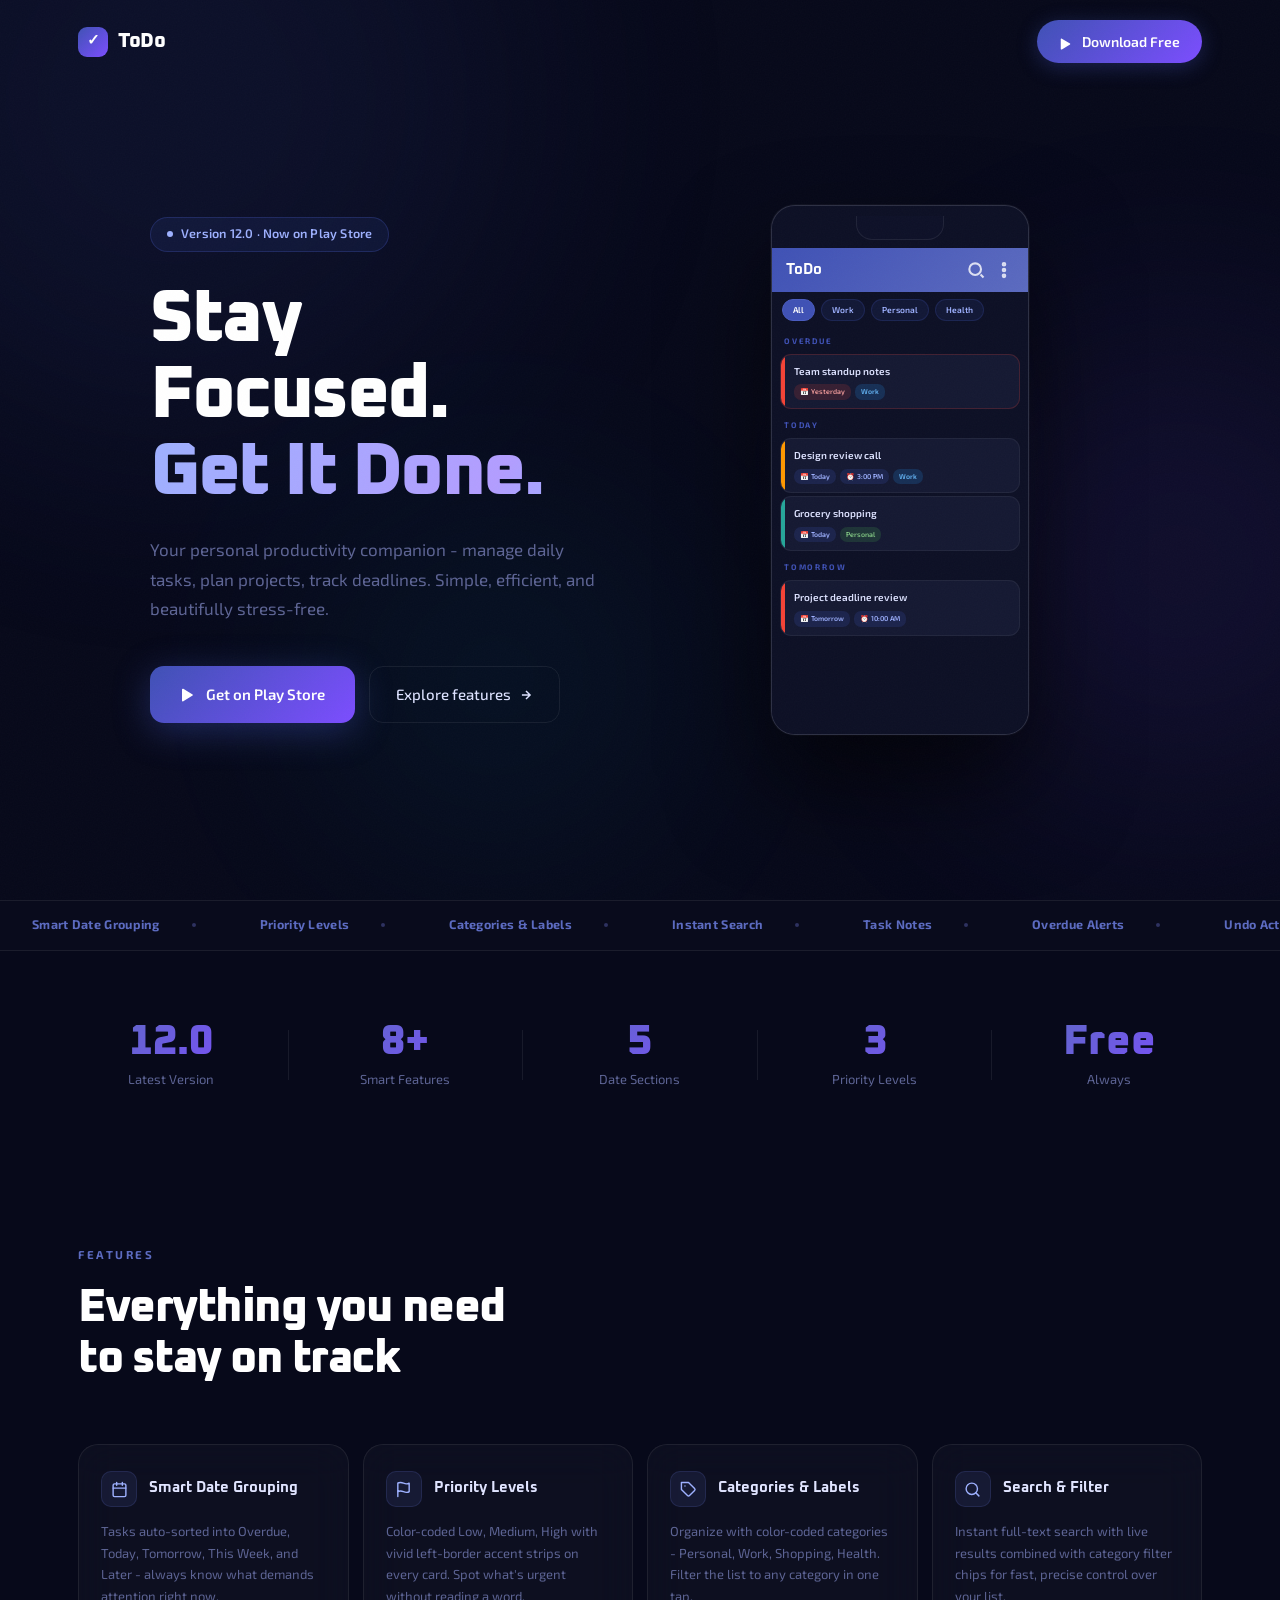
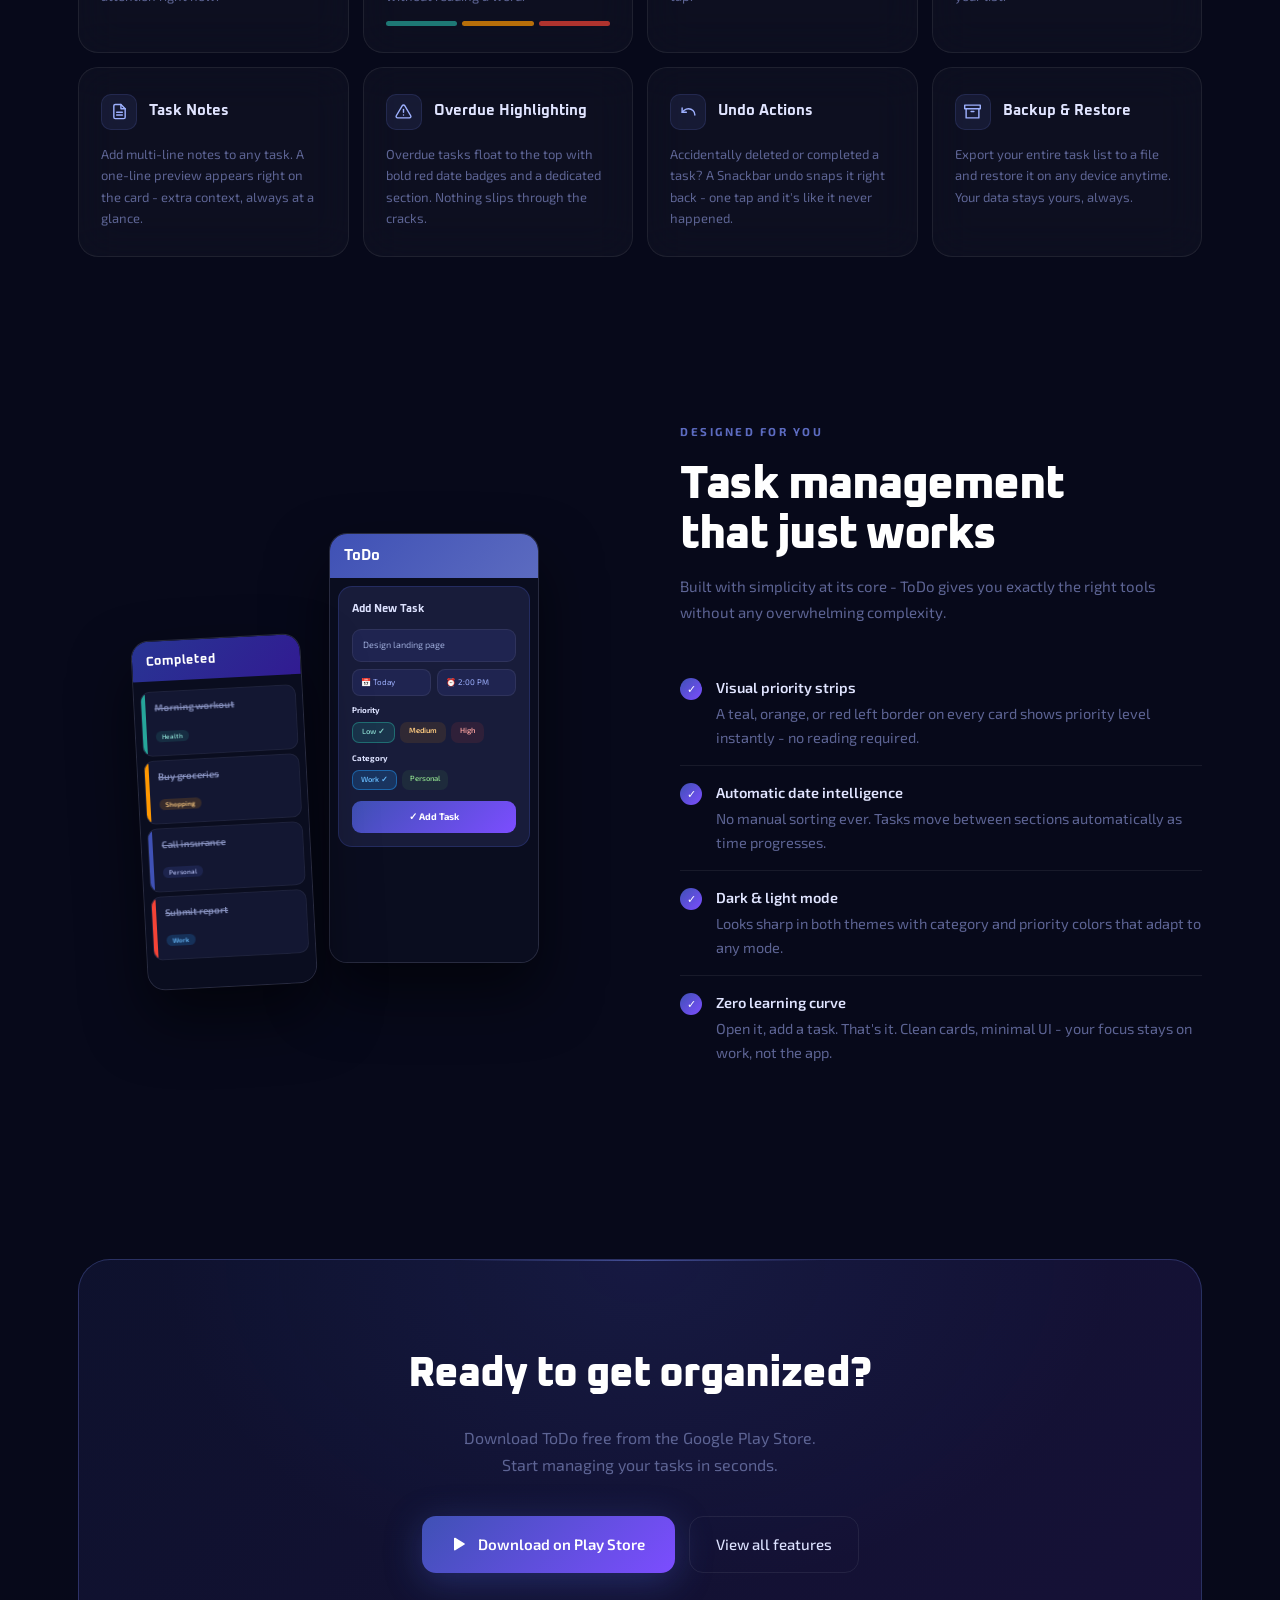
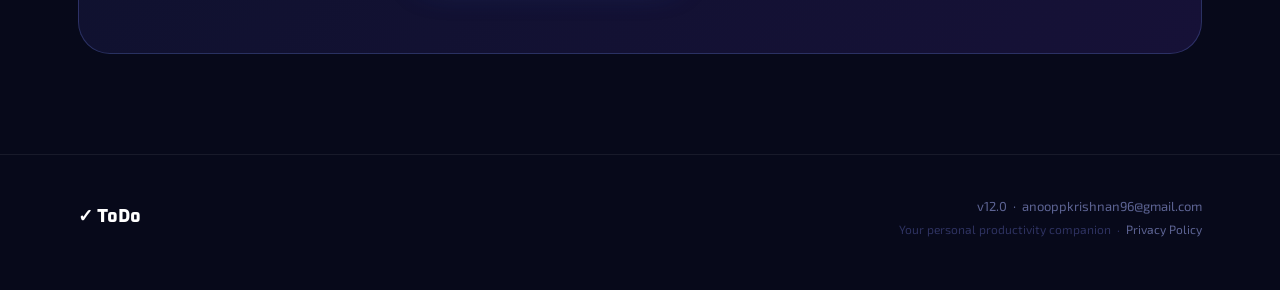
<file: index.html>
<!DOCTYPE html>
<html lang="en">
<head>
  <meta charset="UTF-8" />
  <meta name="viewport" content="width=device-width, initial-scale=1.0" />

  <!-- ── Primary SEO ──────────────────────────────────────────────── -->
  <title>ToDo - Free Task Manager App for Android | Stay Organized</title>
  <meta name="description" content="ToDo is a free Android task manager with smart date grouping, priority levels, color-coded categories, instant search, notes, and backup. Download on Google Play." />
  <meta name="keywords" content="todo app, task manager android, productivity app, to-do list, task organizer, free todo android, reminder app, google play productivity" />
  <meta name="author" content="Anoop P" />
  <meta name="robots" content="index, follow" />
  <meta name="theme-color" content="#3F51B5" />

  <!-- ── Canonical ────────────────────────────────────────────────── -->
  <link rel="canonical" href="https://anooppandikashala.github.io/todo.app/" />

  <!-- ── Open Graph (Facebook / LinkedIn / WhatsApp) ──────────────── -->
  <meta property="og:type"        content="website" />
  <meta property="og:site_name"   content="ToDo App" />
  <meta property="og:url"         content="https://anooppandikashala.github.io/todo.app/" />
  <meta property="og:title"       content="ToDo - Free Task Manager App for Android" />
  <meta property="og:description" content="Stay organized with ToDo - smart date grouping, priority levels, categories, search, notes & backup. Free on Google Play." />
  <meta property="og:image" content="https://anooppandikashala.github.io/todo.app/banner.webp" />

  <!-- ── Twitter Card ──────────────────────────────────────────────── -->
  <meta name="twitter:card"        content="summary_large_image" />
  <meta name="twitter:title"       content="ToDo - Free Task Manager App for Android" />
  <meta name="twitter:description" content="Smart date grouping, priority levels, categories, instant search & more. Free on Google Play." />
  <meta name="twitter:image" content="https://anooppandikashala.github.io/todo.app/banner.webp" />

  <!-- ── Favicon (inline SVG) ─────────────────────────────────────── -->
  <link rel="icon" href="data:image/svg+xml,<svg xmlns='http://www.w3.org/2000/svg' viewBox='0 0 32 32'><rect width='32' height='32' rx='8' fill='%233F51B5'/><text x='7' y='23' font-size='20' fill='white' font-family='Arial'>✓</text></svg>" />

  <!-- ── JSON-LD Structured Data ──────────────────────────────────── -->
  <script type="application/ld+json">
  {
    "@context": "https://schema.org",
    "@type": "SoftwareApplication",
    "name": "ToDo",
    "description": "Personal productivity companion - manage daily tasks, plan projects, track deadlines. Smart date grouping, priority levels, color-coded categories, instant search, notes and backup.",
    "applicationCategory": "ProductivityApplication",
    "operatingSystem": "Android",
    "softwareVersion": "12.0",
    "offers": {
      "@type": "Offer",
      "price": "0",
      "priceCurrency": "USD"
    },
    "author": {
      "@type": "Person",
      "name": "Anoop P",
      "email": "anooppkrishnan96@gmail.com"
    },
    "url": "https://play.google.com/store/apps/details?id=com.anoop.myprojects.todoapp",
    "downloadUrl": "https://play.google.com/store/apps/details?id=com.anoop.myprojects.todoapp",
    "installUrl": "https://play.google.com/store/apps/details?id=com.anoop.myprojects.todoapp",
    "featureList": [
      "Smart due-date grouping (Overdue, Today, Tomorrow, This Week, Later)",
      "Priority levels with color-coded accent strips",
      "Color-coded categories and labels",
      "Instant search and category filter",
      "Task notes with card preview",
      "Overdue task highlighting",
      "Undo delete and complete actions",
      "Backup and restore"
    ]
  }
  </script>

  <!-- ── Fonts ─────────────────────────────────────────────────────── -->
  <link rel="preconnect" href="https://fonts.googleapis.com" />
  <link rel="dns-prefetch" href="https://fonts.gstatic.com" />
  <link href="https://fonts.googleapis.com/css2?family=Oxanium:wght@600;700;800&family=Exo+2:wght@300;400;500;600&display=swap" rel="stylesheet" />
  <link rel="stylesheet" href="styles.css" />

</head>
<body>

<!-- Background blobs -->
<div class="blobs">
  <div class="blob blob-1"></div>
  <div class="blob blob-2"></div>
  <div class="blob blob-3"></div>
</div>

<!-- ── NAV ──────────────────────────────────────────────────────────── -->
<nav id="nav" role="navigation" aria-label="Main navigation">
  <div class="container">
    <div class="nav-row">
      <a href="#" class="logo">
        <div class="logo-mark">✓</div>
        ToDo
      </a>
      <a href="#download" class="btn-nav">
        <svg width="14" height="14" viewBox="0 0 24 24" fill="currentColor" style="display:inline;vertical-align:middle;margin-right:6px;"><path d="M3 20.5v-17c0-.83 1.23-1.3 1.93-.7l14 8.5c.6.36.6 1.14 0 1.5l-14 8.5c-.7.6-1.93.13-1.93-.7z"/></svg>
        Download Free
      </a>
    </div>
  </div>
</nav>

<main>

<!-- ── HERO ─────────────────────────────────────────────────────────── -->
<section class="hero" aria-label="Hero">
  <div class="container">
    <div class="hero-grid">

      <!-- Left copy -->
      <div>
        <div class="badge">
          <div class="badge-dot"></div>
          Version 12.0 · Now on Play Store
        </div>

        <h1>
          Stay<br>
          Focused.<br>
          <span class="grad">Get It Done.</span>
        </h1>

        <p class="hero-sub">
          Your personal productivity companion - manage daily tasks, plan projects, track deadlines.
          Simple, efficient, and beautifully stress-free.
        </p>

        <div class="ctas">
          <a href="#download" class="btn-main">
            <svg width="16" height="16" viewBox="0 0 24 24" fill="currentColor"><path d="M3 20.5v-17c0-.83 1.23-1.3 1.93-.7l14 8.5c.6.36.6 1.14 0 1.5l-14 8.5c-.7.6-1.93.13-1.93-.7z"/></svg>
            Get on Play Store
          </a>
          <a href="#features" class="btn-line">
            Explore features
            <svg width="14" height="14" viewBox="0 0 24 24" fill="none" stroke="currentColor" stroke-width="2.5"><path d="M5 12h14M12 5l7 7-7 7"/></svg>
          </a>
        </div>
      </div>

      <!-- Right phone -->
      <div class="phone-wrap">
        <div class="phone-halo"></div>
        <div class="phone">
          <div class="pscreen">

            <div class="pbar">
              <span class="pbar-title">ToDo</span>
              <div class="pbar-icons">
                <svg class="pi" viewBox="0 0 24 24" fill="none" stroke="currentColor" stroke-width="2.5"><circle cx="11" cy="11" r="7"/><path d="m21 21-3.5-3.5"/></svg>
                <svg class="pi" viewBox="0 0 24 24" fill="none" stroke="currentColor" stroke-width="2.5"><circle cx="12" cy="5" r="1.5"/><circle cx="12" cy="12" r="1.5"/><circle cx="12" cy="19" r="1.5"/></svg>
              </div>
            </div>

            <div class="pfilters">
              <div class="pc on">All</div>
              <div class="pc off">Work</div>
              <div class="pc off">Personal</div>
              <div class="pc off">Health</div>
            </div>

            <div class="psec">Overdue</div>
            <div class="pcard" style="border-color:rgba(244,67,54,.2);">
              <div class="pstrip" style="background:var(--high);"></div>
              <div class="pbody">
                <div class="ptitle">Team standup notes</div>
                <div class="pchips">
                  <span class="pk pk-over">📅 Yesterday</span>
                  <span class="pk pk-work">Work</span>
                </div>
              </div>
            </div>

            <div class="psec">Today</div>
            <div class="pcard">
              <div class="pstrip" style="background:var(--mid);"></div>
              <div class="pbody">
                <div class="ptitle">Design review call</div>
                <div class="pchips">
                  <span class="pk pk-date">📅 Today</span>
                  <span class="pk pk-time">⏰ 3:00 PM</span>
                  <span class="pk pk-work">Work</span>
                </div>
              </div>
            </div>

            <div class="pcard">
              <div class="pstrip" style="background:var(--low);"></div>
              <div class="pbody">
                <div class="ptitle">Grocery shopping</div>
                <div class="pchips">
                  <span class="pk pk-date">📅 Today</span>
                  <span class="pk pk-pers">Personal</span>
                </div>
              </div>
            </div>

            <div class="psec">Tomorrow</div>
            <div class="pcard">
              <div class="pstrip" style="background:var(--high);"></div>
              <div class="pbody">
                <div class="ptitle">Project deadline review</div>
                <div class="pchips">
                  <span class="pk pk-date">📅 Tomorrow</span>
                  <span class="pk pk-time">⏰ 10:00 AM</span>
                </div>
              </div>
            </div>

          </div><!-- /pscreen -->
        </div><!-- /phone -->
      </div>

    </div>
  </div>
</section>

<!-- ── TICKER ─────────────────────────────────────────────────────────── -->
<div class="ticker-outer">
  <div class="ticker-track">
    <!-- duplicated for seamless loop -->
    <div class="tick-item"><strong>Smart Date Grouping</strong><div class="tick-dot"></div></div>
    <div class="tick-item"><strong>Priority Levels</strong><div class="tick-dot"></div></div>
    <div class="tick-item"><strong>Categories &amp; Labels</strong><div class="tick-dot"></div></div>
    <div class="tick-item"><strong>Instant Search</strong><div class="tick-dot"></div></div>
    <div class="tick-item"><strong>Task Notes</strong><div class="tick-dot"></div></div>
    <div class="tick-item"><strong>Overdue Alerts</strong><div class="tick-dot"></div></div>
    <div class="tick-item"><strong>Undo Actions</strong><div class="tick-dot"></div></div>
    <div class="tick-item"><strong>Backup &amp; Restore</strong><div class="tick-dot"></div></div>
    <!-- duplicate -->
    <div class="tick-item"><strong>Smart Date Grouping</strong><div class="tick-dot"></div></div>
    <div class="tick-item"><strong>Priority Levels</strong><div class="tick-dot"></div></div>
    <div class="tick-item"><strong>Categories &amp; Labels</strong><div class="tick-dot"></div></div>
    <div class="tick-item"><strong>Instant Search</strong><div class="tick-dot"></div></div>
    <div class="tick-item"><strong>Task Notes</strong><div class="tick-dot"></div></div>
    <div class="tick-item"><strong>Overdue Alerts</strong><div class="tick-dot"></div></div>
    <div class="tick-item"><strong>Undo Actions</strong><div class="tick-dot"></div></div>
    <div class="tick-item"><strong>Backup &amp; Restore</strong><div class="tick-dot"></div></div>
  </div>
</div>

<!-- ── STATS ──────────────────────────────────────────────────────────── -->
<section class="stats">
  <div class="container">
    <div class="stats-row">
      <div class="stat-item"><div class="stat-n">12.0</div><div class="stat-l">Latest Version</div></div>
      <div class="stat-div"></div>
      <div class="stat-item"><div class="stat-n">8+</div><div class="stat-l">Smart Features</div></div>
      <div class="stat-div"></div>
      <div class="stat-item"><div class="stat-n">5</div><div class="stat-l">Date Sections</div></div>
      <div class="stat-div"></div>
      <div class="stat-item"><div class="stat-n">3</div><div class="stat-l">Priority Levels</div></div>
      <div class="stat-div"></div>
      <div class="stat-item"><div class="stat-n">Free</div><div class="stat-l">Always</div></div>
    </div>
  </div>
</section>

<!-- ── FEATURES ───────────────────────────────────────────────────────── -->
<section class="features" id="features">
  <div class="container">
    <span class="sec-eyebrow">Features</span>
    <h2 class="sec-title">Everything you need<br>to stay on track</h2>

    <div class="feat-grid">

      <div class="fcard">
        <div class="fcard-head">
          <div class="ficon">
            <svg viewBox="0 0 24 24" fill="none" stroke="currentColor" stroke-width="2" stroke-linecap="round" stroke-linejoin="round"><rect x="3" y="4" width="18" height="18" rx="2"/><path d="M16 2v4M8 2v4M3 10h18"/></svg>
          </div>
          <div class="ftitle">Smart Date Grouping</div>
        </div>
        <div class="fdesc">Tasks auto-sorted into Overdue, Today, Tomorrow, This Week, and Later - always know what demands attention right now.</div>
      </div>

      <div class="fcard">
        <div class="fcard-head">
          <div class="ficon">
            <svg viewBox="0 0 24 24" fill="none" stroke="currentColor" stroke-width="2" stroke-linecap="round" stroke-linejoin="round"><path d="M4 15s1-1 4-1 5 2 8 2 4-1 4-1V3s-1 1-4 1-5-2-8-2-4 1-4 1z"/><line x1="4" y1="22" x2="4" y2="15"/></svg>
          </div>
          <div class="ftitle">Priority Levels</div>
        </div>
        <div class="fdesc">Color-coded Low, Medium, High with vivid left-border accent strips on every card. Spot what's urgent without reading a word.</div>
        <div class="priority-row">
          <div class="fpill" style="background:var(--low);opacity:.7;"></div>
          <div class="fpill" style="background:var(--mid);opacity:.7;"></div>
          <div class="fpill" style="background:var(--high);opacity:.7;"></div>
        </div>
      </div>

      <div class="fcard">
        <div class="fcard-head">
          <div class="ficon">
            <svg viewBox="0 0 24 24" fill="none" stroke="currentColor" stroke-width="2" stroke-linecap="round" stroke-linejoin="round"><path d="M20.59 13.41l-7.17 7.17a2 2 0 01-2.83 0L2 12V2h10l8.59 8.59a2 2 0 010 2.82z"/><line x1="7" y1="7" x2="7.01" y2="7"/></svg>
          </div>
          <div class="ftitle">Categories &amp; Labels</div>
        </div>
        <div class="fdesc">Organize with color-coded categories - Personal, Work, Shopping, Health. Filter the list to any category in one tap.</div>
      </div>

      <div class="fcard">
        <div class="fcard-head">
          <div class="ficon">
            <svg viewBox="0 0 24 24" fill="none" stroke="currentColor" stroke-width="2" stroke-linecap="round" stroke-linejoin="round"><circle cx="11" cy="11" r="8"/><path d="m21 21-4.35-4.35"/></svg>
          </div>
          <div class="ftitle">Search &amp; Filter</div>
        </div>
        <div class="fdesc">Instant full-text search with live results combined with category filter chips for fast, precise control over your list.</div>
      </div>

      <div class="fcard">
        <div class="fcard-head">
          <div class="ficon">
            <svg viewBox="0 0 24 24" fill="none" stroke="currentColor" stroke-width="2" stroke-linecap="round" stroke-linejoin="round"><path d="M14 2H6a2 2 0 00-2 2v16a2 2 0 002 2h12a2 2 0 002-2V8z"/><polyline points="14 2 14 8 20 8"/><line x1="16" y1="13" x2="8" y2="13"/><line x1="16" y1="17" x2="8" y2="17"/></svg>
          </div>
          <div class="ftitle">Task Notes</div>
        </div>
        <div class="fdesc">Add multi-line notes to any task. A one-line preview appears right on the card - extra context, always at a glance.</div>
      </div>

      <div class="fcard">
        <div class="fcard-head">
          <div class="ficon">
            <svg viewBox="0 0 24 24" fill="none" stroke="currentColor" stroke-width="2" stroke-linecap="round" stroke-linejoin="round"><path d="M10.29 3.86L1.82 18a2 2 0 001.71 3h16.94a2 2 0 001.71-3L13.71 3.86a2 2 0 00-3.42 0z"/><line x1="12" y1="9" x2="12" y2="13"/><line x1="12" y1="17" x2="12.01" y2="17"/></svg>
          </div>
          <div class="ftitle">Overdue Highlighting</div>
        </div>
        <div class="fdesc">Overdue tasks float to the top with bold red date badges and a dedicated section. Nothing slips through the cracks.</div>
      </div>

      <div class="fcard">
        <div class="fcard-head">
          <div class="ficon">
            <svg viewBox="0 0 24 24" fill="none" stroke="currentColor" stroke-width="2" stroke-linecap="round" stroke-linejoin="round"><path d="M3 7v6h6"/><path d="M21 17a9 9 0 00-9-9 9 9 0 00-6 2.3L3 13"/></svg>
          </div>
          <div class="ftitle">Undo Actions</div>
        </div>
        <div class="fdesc">Accidentally deleted or completed a task? A Snackbar undo snaps it right back - one tap and it's like it never happened.</div>
      </div>

      <div class="fcard">
        <div class="fcard-head">
          <div class="ficon">
            <svg viewBox="0 0 24 24" fill="none" stroke="currentColor" stroke-width="2" stroke-linecap="round" stroke-linejoin="round"><polyline points="21 8 21 21 3 21 3 8"/><rect x="1" y="3" width="22" height="5"/><line x1="10" y1="12" x2="14" y2="12"/></svg>
          </div>
          <div class="ftitle">Backup &amp; Restore</div>
        </div>
        <div class="fdesc">Export your entire task list to a file and restore it on any device anytime. Your data stays yours, always.</div>
      </div>

    </div>
  </div>
</section>

<!-- ── SHOWCASE ────────────────────────────────────────────────────────── -->
<section class="showcase">
  <div class="container">
    <div class="show-grid">

      <!-- Two phones -->
      <div class="show-phones">
        <!-- Small: completed list -->
        <div class="sphone sphone-s">
          <div class="sph-screen">
            <div class="pbar" style="background:linear-gradient(135deg,#283593,#311B92);">
              <span class="pbar-title" style="font-size:13px;">Completed</span>
            </div>
            <div style="padding:6px;">
              <div style="margin:4px 0;background:#131732;border-radius:10px;display:flex;overflow:hidden;border:1px solid rgba(255,255,255,.05);">
                <div style="width:4px;background:var(--low);flex-shrink:0;"></div>
                <div style="padding:8px 9px;flex:1;">
                  <div style="font-size:9.5px;font-weight:600;color:#8892C0;text-decoration:line-through;margin-bottom:4px;">Morning workout</div>
                  <span style="font-size:6.5px;background:rgba(38,166,154,.15);color:#80CBC4;padding:2px 6px;border-radius:6px;font-weight:600;">Health</span>
                </div>
              </div>
              <div style="margin:4px 0;background:#131732;border-radius:10px;display:flex;overflow:hidden;border:1px solid rgba(255,255,255,.05);">
                <div style="width:4px;background:var(--mid);flex-shrink:0;"></div>
                <div style="padding:8px 9px;flex:1;">
                  <div style="font-size:9.5px;font-weight:600;color:#8892C0;text-decoration:line-through;margin-bottom:4px;">Buy groceries</div>
                  <span style="font-size:6.5px;background:rgba(255,152,0,.15);color:#FFCC80;padding:2px 6px;border-radius:6px;font-weight:600;">Shopping</span>
                </div>
              </div>
              <div style="margin:4px 0;background:#131732;border-radius:10px;display:flex;overflow:hidden;border:1px solid rgba(255,255,255,.05);">
                <div style="width:4px;background:var(--primary);flex-shrink:0;"></div>
                <div style="padding:8px 9px;flex:1;">
                  <div style="font-size:9.5px;font-weight:600;color:#8892C0;text-decoration:line-through;margin-bottom:4px;">Call insurance</div>
                  <span style="font-size:6.5px;background:rgba(63,81,181,.2);color:#9FA8DA;padding:2px 6px;border-radius:6px;font-weight:600;">Personal</span>
                </div>
              </div>
              <div style="margin:4px 0;background:#131732;border-radius:10px;display:flex;overflow:hidden;border:1px solid rgba(255,255,255,.05);">
                <div style="width:4px;background:var(--high);flex-shrink:0;"></div>
                <div style="padding:8px 9px;flex:1;">
                  <div style="font-size:9.5px;font-weight:600;color:#8892C0;text-decoration:line-through;margin-bottom:4px;">Submit report</div>
                  <span style="font-size:6.5px;background:rgba(33,150,243,.2);color:#64B5F6;padding:2px 6px;border-radius:6px;font-weight:600;">Work</span>
                </div>
              </div>
            </div>
          </div>
        </div>

        <!-- Large: add task dialog -->
        <div class="sphone sphone-m">
          <div class="sph-screen">
            <div class="pbar"><span class="pbar-title">ToDo</span></div>
            <div style="padding:8px;">
              <div style="background:#181C3A;border-radius:14px;border:1px solid rgba(63,81,181,.3);padding:13px;">
                <div style="font-family:'Oxanium',sans-serif;font-size:11px;font-weight:700;color:#DDE2FF;margin-bottom:11px;">Add New Task</div>
                <div style="background:#1F2450;border-radius:9px;padding:8px 10px;font-size:9px;color:#9AA8D6;margin-bottom:7px;border:1px solid rgba(255,255,255,.07);">Design landing page</div>
                <div style="display:flex;gap:6px;margin-bottom:8px;">
                  <div style="flex:1;background:#1F2450;border-radius:8px;padding:6px 8px;font-size:8px;color:#9EB1FF;border:1px solid rgba(255,255,255,.07);">📅 Today</div>
                  <div style="flex:1;background:#1F2450;border-radius:8px;padding:6px 8px;font-size:8px;color:#9EB1FF;border:1px solid rgba(255,255,255,.07);">⏰ 2:00 PM</div>
                </div>
                <!-- Priority chips -->
                <div style="font-size:8px;font-weight:700;color:#DDE2FF;margin-bottom:5px;">Priority</div>
                <div style="display:flex;gap:5px;margin-bottom:9px;">
                  <div style="font-size:7.5px;padding:3px 9px;border-radius:7px;background:rgba(38,166,154,.18);color:#80CBC4;font-weight:600;border:1.5px solid rgba(38,166,154,.5);">Low ✓</div>
                  <div style="font-size:7.5px;padding:3px 9px;border-radius:7px;background:rgba(255,152,0,.1);color:#FFCC80;font-weight:600;">Medium</div>
                  <div style="font-size:7.5px;padding:3px 9px;border-radius:7px;background:rgba(244,67,54,.1);color:#EF9A9A;font-weight:600;">High</div>
                </div>
                <!-- Category chips -->
                <div style="font-size:8px;font-weight:700;color:#DDE2FF;margin-bottom:5px;">Category</div>
                <div style="display:flex;gap:5px;margin-bottom:11px;">
                  <div style="font-size:7.5px;padding:3px 8px;border-radius:7px;background:rgba(33,150,243,.2);color:#64B5F6;font-weight:600;border:1.5px solid rgba(33,150,243,.5);">Work ✓</div>
                  <div style="font-size:7.5px;padding:3px 8px;border-radius:7px;background:rgba(76,175,80,.1);color:#81C784;font-weight:600;">Personal</div>
                </div>
                <div style="background:linear-gradient(135deg,#3F51B5,#7C4DFF);border-radius:9px;padding:8px;text-align:center;font-size:9.5px;color:#fff;font-weight:700;">✓  Add Task</div>
              </div>
            </div>
          </div>
        </div>
      </div>

      <!-- Right copy -->
      <div>
        <span class="sec-eyebrow">Designed for you</span>
        <h2 class="sec-title" style="margin-bottom:12px;">Task management<br>that just works</h2>
        <p style="color:var(--dim);font-size:15px;line-height:1.75;">
          Built with simplicity at its core - ToDo gives you exactly the right tools without any overwhelming complexity.
        </p>
        <ul class="chklist">
          <li>
            <div class="chk-ring">✓</div>
            <div>
              <span class="chk-bold">Visual priority strips</span>
              A teal, orange, or red left border on every card shows priority level instantly - no reading required.
            </div>
          </li>
          <li>
            <div class="chk-ring">✓</div>
            <div>
              <span class="chk-bold">Automatic date intelligence</span>
              No manual sorting ever. Tasks move between sections automatically as time progresses.
            </div>
          </li>
          <li>
            <div class="chk-ring">✓</div>
            <div>
              <span class="chk-bold">Dark &amp; light mode</span>
              Looks sharp in both themes with category and priority colors that adapt to any mode.
            </div>
          </li>
          <li>
            <div class="chk-ring">✓</div>
            <div>
              <span class="chk-bold">Zero learning curve</span>
              Open it, add a task. That's it. Clean cards, minimal UI - your focus stays on work, not the app.
            </div>
          </li>
        </ul>
      </div>

    </div>
  </div>
</section>

<!-- ── CTA ────────────────────────────────────────────────────────────── -->
<section class="cta-wrap" id="download">
  <div class="container">
    <div class="cta-box">
      <h2 class="cta-title">Ready to get organized?</h2>
      <p class="cta-sub">
        Download ToDo free from the Google Play Store.<br>
        Start managing your tasks in seconds.
      </p>
      <div class="cta-btns">
        <a href="https://play.google.com/store/apps/details?id=com.anoop.myprojects.todoapp" target="_blank" class="btn-main" >
          <svg width="16" height="16" viewBox="0 0 24 24" fill="currentColor"><path d="M3 20.5v-17c0-.83 1.23-1.3 1.93-.7l14 8.5c.6.36.6 1.14 0 1.5l-14 8.5c-.7.6-1.93.13-1.93-.7z"/></svg>
          Download on Play Store
        </a>
        <a href="#features" class="btn-line">View all features</a>
      </div>
    </div>
  </div>
</section>

</main>

<!-- ── FOOTER ─────────────────────────────────────────────────────────── -->
<footer role="contentinfo">
  <div class="container">
    <div class="foot-row">
      <div class="foot-logo">✓ ToDo</div>
      <div class="foot-info">
        v12.0 &nbsp;·&nbsp;
        <a href="mailto:anooppkrishnan96@gmail.com">anooppkrishnan96@gmail.com</a>
        <br>
        <span style="font-size:12px;color:var(--muted);">Your personal productivity companion &nbsp;·&nbsp; <a href="privacy.html" style="color:var(--dim);text-decoration:none;">Privacy Policy</a></span>
      </div>
    </div>
  </div>
</footer>

<script>
  // Nav glass on scroll
  const nav = document.getElementById('nav');
  window.addEventListener('scroll', () => {
    nav.classList.toggle('solid', window.scrollY > 30);
  }, { passive: true });

  // Scroll-reveal for feature cards
  const io = new IntersectionObserver((entries) => {
    entries.forEach(e => { if (e.isIntersecting) e.target.classList.add('show'); });
  }, { threshold: 0.12 });
  document.querySelectorAll('.fcard').forEach(c => io.observe(c));
</script>

</body>
</html>
</file>
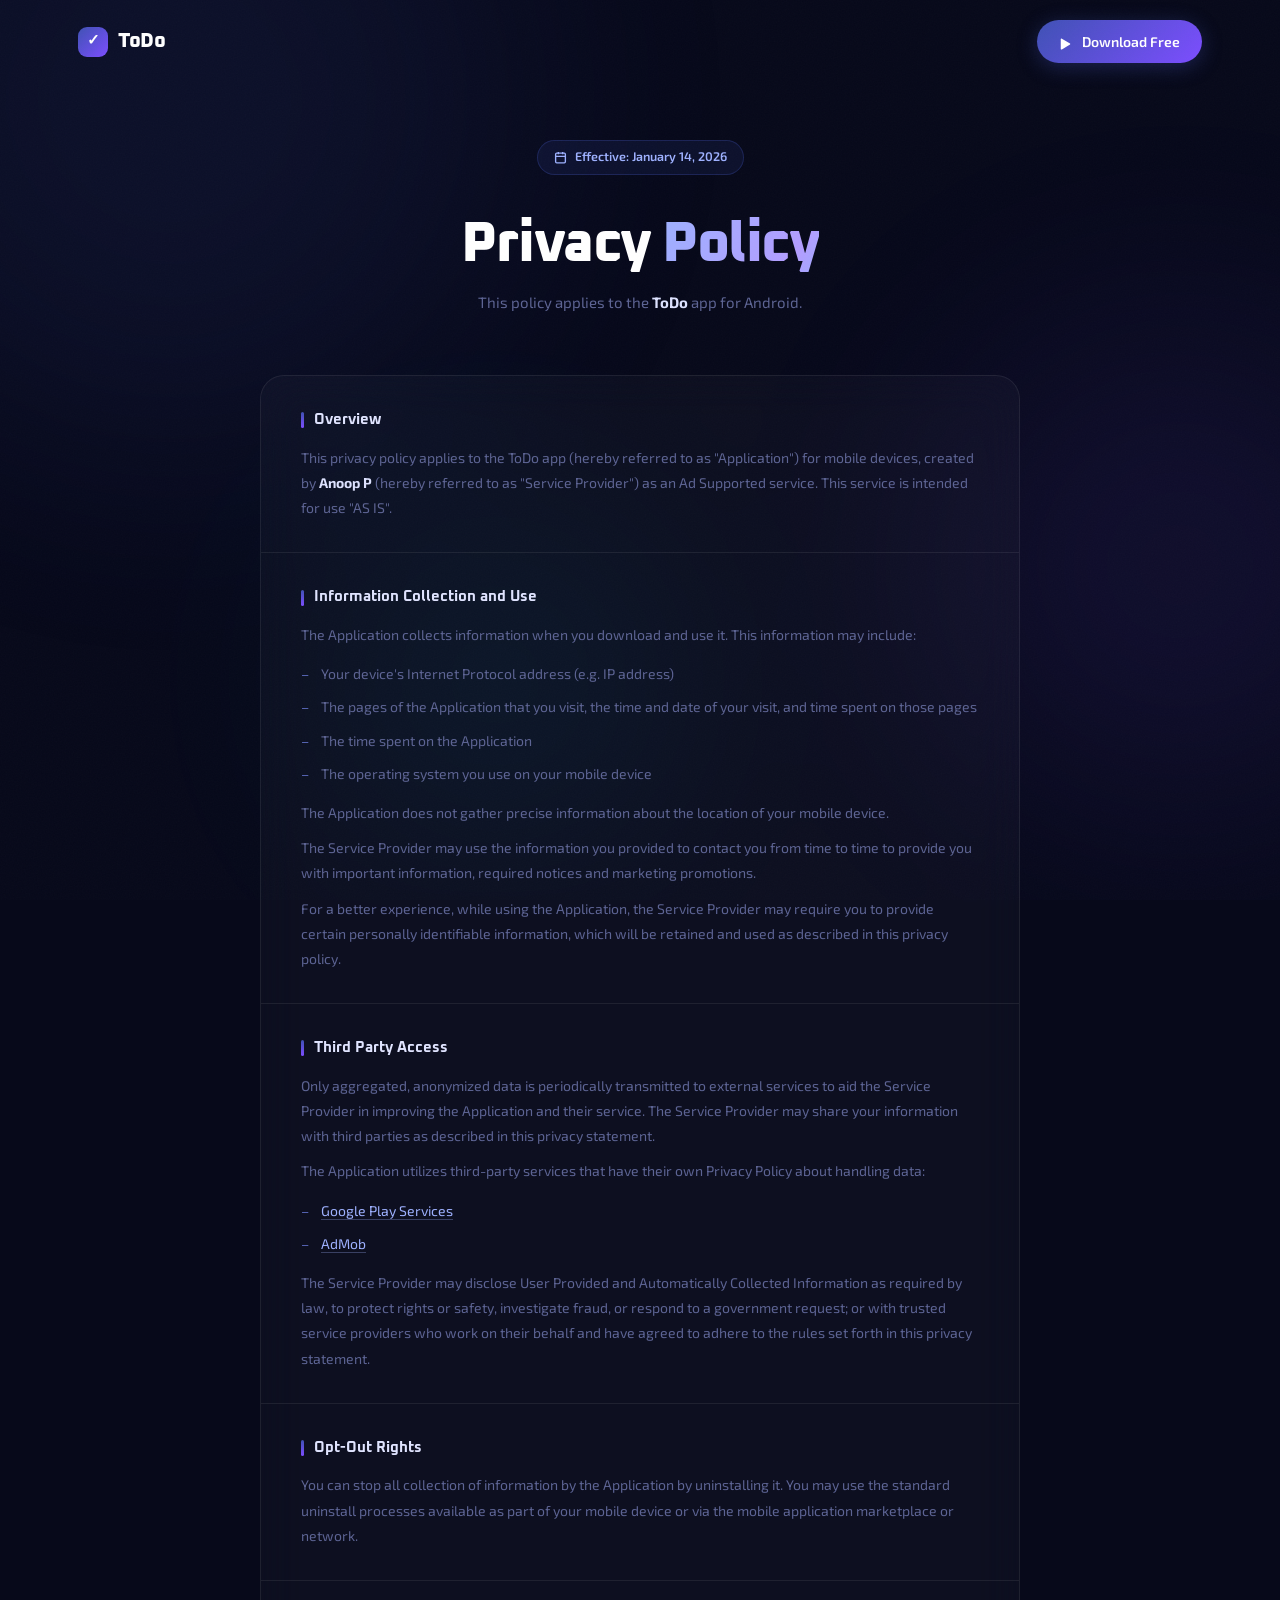
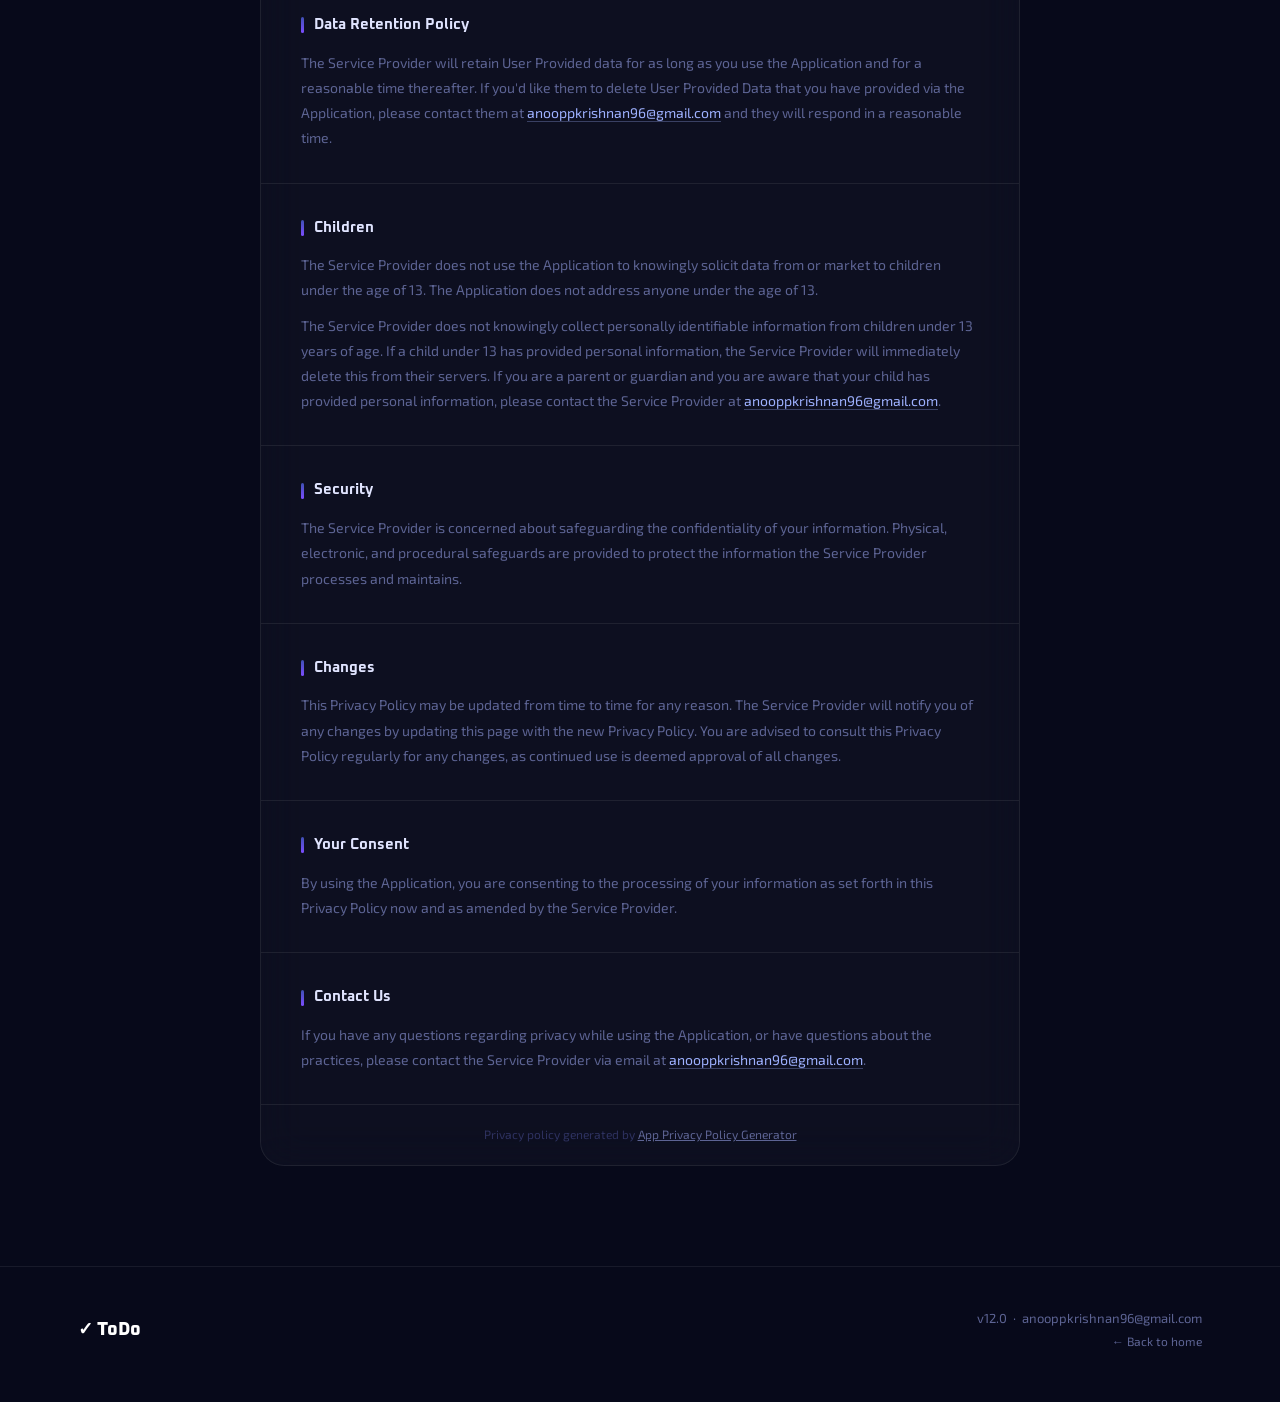
<file: privacy.html>
<!DOCTYPE html>
<html lang="en">
<head>
  <meta charset="UTF-8" />
  <meta name="viewport" content="width=device-width, initial-scale=1.0" />
  <title>Privacy Policy — ToDo App</title>
  <meta name="description" content="Privacy Policy for the ToDo task manager app for Android. Learn how we handle your data." />
  <meta name="robots" content="index, follow" />
  <link rel="canonical" href="https://anooppandikashala.github.io/todo.app/privacy.html" />
  <link rel="icon" href="data:image/svg+xml,<svg xmlns='http://www.w3.org/2000/svg' viewBox='0 0 32 32'><rect width='32' height='32' rx='8' fill='%233F51B5'/><text x='7' y='23' font-size='20' fill='white' font-family='Arial'>✓</text></svg>" />
  <link rel="preconnect" href="https://fonts.googleapis.com" />
  <link href="https://fonts.googleapis.com/css2?family=Oxanium:wght@600;700;800&family=Exo+2:wght@300;400;500;600&display=swap" rel="stylesheet" />
  <link rel="stylesheet" href="styles.css" />
  <style>
    .page-hero {
      position: relative; z-index: 1;
      padding: 140px 0 60px;
      text-align: center;
    }
    .page-hero h1 {
      font-size: clamp(36px, 5vw, 56px);
      letter-spacing: -1.5px;
      margin-bottom: 14px;
    }
    .page-hero p {
      color: var(--dim); font-size: 15px;
    }

    .policy-wrap {
      position: relative; z-index: 1;
      padding: 0 0 100px;
    }
    .policy-card {
      max-width: 760px; margin: 0 auto;
      background: var(--card);
      border: 1px solid var(--border);
      border-radius: 24px;
      backdrop-filter: blur(20px);
      overflow: hidden;
    }

    .policy-section {
      padding: 32px 40px;
      border-bottom: 1px solid var(--border);
    }
    .policy-section:last-child { border-bottom: none; }

    .policy-section h2 {
      font-family: 'Oxanium', sans-serif;
      font-size: 15px; font-weight: 700;
      color: #E0E4FF; margin-bottom: 12px;
      display: flex; align-items: center; gap: 10px;
    }
    .policy-section h2::before {
      content: '';
      width: 3px; height: 16px; border-radius: 2px;
      background: linear-gradient(180deg, var(--primary), var(--violet));
      flex-shrink: 0;
    }

    .policy-section p {
      font-size: 14px; color: var(--dim);
      line-height: 1.8; margin-bottom: 10px;
    }
    .policy-section p:last-child { margin-bottom: 0; }

    .policy-section ul {
      list-style: none; margin: 10px 0;
    }
    .policy-section ul li {
      font-size: 14px; color: var(--dim);
      line-height: 1.8; padding: 4px 0 4px 20px;
      position: relative;
    }
    .policy-section ul li::before {
      content: '–';
      position: absolute; left: 0;
      color: var(--plight);
    }

    .policy-section a {
      color: #9EB1FF;
      text-decoration: none;
      border-bottom: 1px solid rgba(158,177,255,.3);
      transition: border-color .2s, color .2s;
    }
    .policy-section a:hover {
      color: #fff;
      border-color: rgba(158,177,255,.7);
    }

    .policy-date {
      display: inline-flex; align-items: center; gap: 8px;
      background: rgba(63,81,181,.12);
      border: 1px solid rgba(63,81,181,.3);
      color: #9EB1FF; padding: 6px 16px;
      border-radius: 50px; font-size: 12.5px; font-weight: 600;
      margin-bottom: 40px;
    }

    .generator-note {
      text-align: center;
      padding: 20px;
      font-size: 12px; color: var(--muted);
    }
    .generator-note a { color: var(--dim); }

    @media(max-width: 600px) {
      .policy-section { padding: 24px 20px; }
      .page-hero { padding: 120px 0 40px; }
    }
  </style>
</head>
<body>

<div class="blobs">
  <div class="blob blob-1"></div>
  <div class="blob blob-2"></div>
  <div class="blob blob-3"></div>
</div>

<!-- NAV -->
<nav id="nav" role="navigation" aria-label="Main navigation">
  <div class="container">
    <div class="nav-row">
      <a href="index.html" class="logo">
        <div class="logo-mark">✓</div>
        ToDo
      </a>
      <a href="index.html#download" class="btn-nav">
        <svg width="14" height="14" viewBox="0 0 24 24" fill="currentColor" style="display:inline;vertical-align:middle;margin-right:6px;"><path d="M3 20.5v-17c0-.83 1.23-1.3 1.93-.7l14 8.5c.6.36.6 1.14 0 1.5l-14 8.5c-.7.6-1.93.13-1.93-.7z"/></svg>
        Download Free
      </a>
    </div>
  </div>
</nav>

<main>

  <!-- PAGE HERO -->
  <div class="page-hero">
    <div class="container">
      <div class="policy-date">
        <svg width="13" height="13" viewBox="0 0 24 24" fill="none" stroke="currentColor" stroke-width="2.5"><rect x="3" y="4" width="18" height="18" rx="2"/><path d="M16 2v4M8 2v4M3 10h18"/></svg>
        Effective: January 14, 2026
      </div>
      <h1 class="sec-title" style="max-width:100%;text-align:center;margin-bottom:14px;">
        Privacy <span class="grad">Policy</span>
      </h1>
      <p>This policy applies to the <strong style="color:var(--text);">ToDo</strong> app for Android.</p>
    </div>
  </div>

  <!-- POLICY CONTENT -->
  <div class="policy-wrap">
    <div class="container">
      <div class="policy-card">

        <div class="policy-section">
          <h2>Overview</h2>
          <p>This privacy policy applies to the ToDo app (hereby referred to as "Application") for mobile devices, created by <strong style="color:var(--text);">Anoop P</strong> (hereby referred to as "Service Provider") as an Ad Supported service. This service is intended for use "AS IS".</p>
        </div>

        <div class="policy-section">
          <h2>Information Collection and Use</h2>
          <p>The Application collects information when you download and use it. This information may include:</p>
          <ul>
            <li>Your device's Internet Protocol address (e.g. IP address)</li>
            <li>The pages of the Application that you visit, the time and date of your visit, and time spent on those pages</li>
            <li>The time spent on the Application</li>
            <li>The operating system you use on your mobile device</li>
          </ul>
          <p>The Application does not gather precise information about the location of your mobile device.</p>
          <p>The Service Provider may use the information you provided to contact you from time to time to provide you with important information, required notices and marketing promotions.</p>
          <p>For a better experience, while using the Application, the Service Provider may require you to provide certain personally identifiable information, which will be retained and used as described in this privacy policy.</p>
        </div>

        <div class="policy-section">
          <h2>Third Party Access</h2>
          <p>Only aggregated, anonymized data is periodically transmitted to external services to aid the Service Provider in improving the Application and their service. The Service Provider may share your information with third parties as described in this privacy statement.</p>
          <p>The Application utilizes third-party services that have their own Privacy Policy about handling data:</p>
          <ul>
            <li><a href="https://www.google.com/policies/privacy/" target="_blank" rel="noopener noreferrer">Google Play Services</a></li>
            <li><a href="https://support.google.com/admob/answer/6128543?hl=en" target="_blank" rel="noopener noreferrer">AdMob</a></li>
          </ul>
          <p>The Service Provider may disclose User Provided and Automatically Collected Information as required by law, to protect rights or safety, investigate fraud, or respond to a government request; or with trusted service providers who work on their behalf and have agreed to adhere to the rules set forth in this privacy statement.</p>
        </div>

        <div class="policy-section">
          <h2>Opt-Out Rights</h2>
          <p>You can stop all collection of information by the Application by uninstalling it. You may use the standard uninstall processes available as part of your mobile device or via the mobile application marketplace or network.</p>
        </div>

        <div class="policy-section">
          <h2>Data Retention Policy</h2>
          <p>The Service Provider will retain User Provided data for as long as you use the Application and for a reasonable time thereafter. If you'd like them to delete User Provided Data that you have provided via the Application, please contact them at <a href="mailto:anooppkrishnan96@gmail.com">anooppkrishnan96@gmail.com</a> and they will respond in a reasonable time.</p>
        </div>

        <div class="policy-section">
          <h2>Children</h2>
          <p>The Service Provider does not use the Application to knowingly solicit data from or market to children under the age of 13. The Application does not address anyone under the age of 13.</p>
          <p>The Service Provider does not knowingly collect personally identifiable information from children under 13 years of age. If a child under 13 has provided personal information, the Service Provider will immediately delete this from their servers. If you are a parent or guardian and you are aware that your child has provided personal information, please contact the Service Provider at <a href="mailto:anooppkrishnan96@gmail.com">anooppkrishnan96@gmail.com</a>.</p>
        </div>

        <div class="policy-section">
          <h2>Security</h2>
          <p>The Service Provider is concerned about safeguarding the confidentiality of your information. Physical, electronic, and procedural safeguards are provided to protect the information the Service Provider processes and maintains.</p>
        </div>

        <div class="policy-section">
          <h2>Changes</h2>
          <p>This Privacy Policy may be updated from time to time for any reason. The Service Provider will notify you of any changes by updating this page with the new Privacy Policy. You are advised to consult this Privacy Policy regularly for any changes, as continued use is deemed approval of all changes.</p>
        </div>

        <div class="policy-section">
          <h2>Your Consent</h2>
          <p>By using the Application, you are consenting to the processing of your information as set forth in this Privacy Policy now and as amended by the Service Provider.</p>
        </div>

        <div class="policy-section">
          <h2>Contact Us</h2>
          <p>If you have any questions regarding privacy while using the Application, or have questions about the practices, please contact the Service Provider via email at <a href="mailto:anooppkrishnan96@gmail.com">anooppkrishnan96@gmail.com</a>.</p>
        </div>

        <div class="generator-note">
          Privacy policy generated by <a href="https://app-privacy-policy-generator.nisrulz.com/" target="_blank" rel="noopener noreferrer">App Privacy Policy Generator</a>
        </div>

      </div>
    </div>
  </div>

</main>

<!-- FOOTER -->
<footer role="contentinfo">
  <div class="container">
    <div class="foot-row">
      <div class="foot-logo">✓ ToDo</div>
      <div class="foot-info">
        v12.0 &nbsp;·&nbsp;
        <a href="mailto:anooppkrishnan96@gmail.com">anooppkrishnan96@gmail.com</a>
        <br>
        <a href="index.html" style="font-size:12px;">← Back to home</a>
      </div>
    </div>
  </div>
</footer>

<script>
  const nav = document.getElementById('nav');
  window.addEventListener('scroll', () => {
    nav.classList.toggle('solid', window.scrollY > 30);
  }, { passive: true });
</script>

</body>
</html>
</file>
<file: styles.css>
*, *::before, *::after { box-sizing: border-box; margin: 0; padding: 0; }

:root {
    --bg:       #07091A;
    --bg2:      #0D1030;
    --card:     rgba(255,255,255,0.028);
    --border:   rgba(255,255,255,0.07);
    --primary:  #3F51B5;
    --plight:   #5C6BC0;
    --violet:   #7C4DFF;
    --cyan:     #00E5FF;
    --text:     #DDE2FF;
    --dim:      #5D6494;
    --muted:    #2E3260;
    --high:     #F44336;
    --mid:      #FF9800;
    --low:      #26A69A;
    --green:    #4CAF50;
    --blue:     #2196F3;
}

html { scroll-behavior: smooth; }

body {
    background: var(--bg);
    color: var(--text);
    font-family: 'Exo 2', sans-serif;
    font-weight: 400;
    overflow-x: hidden;
    line-height: 1.65;
}

/* ── Grain overlay ─────────────────────────────────────────────── */
body::after {
    content: '';
    position: fixed;
    inset: 0;
    pointer-events: none;
    z-index: 999;
    opacity: 0.025;
    background-image: url("data:image/svg+xml,<svg xmlns='http://www.w3.org/2000/svg' width='200' height='200'><filter id='n'><feTurbulence type='fractalNoise' baseFrequency='0.75' numOctaves='4' stitchTiles='stitch'/></filter><rect width='200' height='200' filter='url(%23n)'/></svg>");
}

/* ── Background blobs ──────────────────────────────────────────── */
.blobs {
    position: fixed; inset: 0;
    pointer-events: none; z-index: 0;
    overflow: hidden;
}
.blob {
    position: absolute; border-radius: 50%;
    filter: blur(130px);
}
.blob-1 {
    width: 700px; height: 700px;
    background: var(--primary); opacity: 0.1;
    top: -250px; left: -180px;
    animation: b1 22s ease-in-out infinite;
}
.blob-2 {
    width: 500px; height: 500px;
    background: var(--violet); opacity: 0.09;
    top: 35%; right: -150px;
    animation: b2 28s ease-in-out infinite;
}
.blob-3 {
    width: 350px; height: 350px;
    background: var(--cyan); opacity: 0.055;
    bottom: 5%; left: 25%;
    animation: b3 19s ease-in-out infinite;
}
@keyframes b1 { 0%,100%{transform:translate(0,0)}40%{transform:translate(70px,90px)}70%{transform:translate(-40px,50px)} }
@keyframes b2 { 0%,100%{transform:translate(0,0)}50%{transform:translate(-80px,-60px)} }
@keyframes b3 { 0%,100%{transform:translate(0,0)}33%{transform:translate(90px,-60px)}66%{transform:translate(-70px,40px)} }

/* ── Layout ────────────────────────────────────────────────────── */
.container { max-width: 1180px; margin: 0 auto; padding: 0 28px; }

/* ── Nav ───────────────────────────────────────────────────────── */
nav {
    position: fixed; top: 0; left: 0; right: 0; z-index: 200;
    padding: 20px 0;
    transition: all 0.4s;
}
nav.solid {
    background: rgba(7,9,26,0.88);
    backdrop-filter: blur(24px) saturate(1.6);
    -webkit-backdrop-filter: blur(24px) saturate(1.6);
    border-bottom: 1px solid var(--border);
    padding: 14px 0;
}
.nav-row { display: flex; align-items: center; justify-content: space-between; }
.logo {
    display: flex; align-items: center; gap: 10px;
    font-family: 'Oxanium', sans-serif; font-size: 20px; font-weight: 800;
    color: #fff; text-decoration: none; letter-spacing: -0.4px;
}
.logo-mark {
    width: 30px; height: 30px; border-radius: 9px;
    background: linear-gradient(135deg, var(--primary), var(--violet));
    display: flex; align-items: center; justify-content: center;
    font-size: 15px; color: #fff;
}
.btn-nav {
    background: linear-gradient(135deg, var(--primary), var(--violet));
    color: #fff; border: none; padding: 10px 22px; border-radius: 50px;
    font-family: 'Exo 2', sans-serif; font-size: 14px; font-weight: 600;
    cursor: pointer; text-decoration: none;
    transition: opacity .2s, transform .2s, box-shadow .2s;
    box-shadow: 0 4px 20px rgba(63,81,181,0.35);
}
.btn-nav:hover { opacity: .88; transform: translateY(-2px); box-shadow: 0 8px 28px rgba(63,81,181,0.5); }

/* ── Hero ──────────────────────────────────────────────────────── */
.hero {
    position: relative; z-index: 1;
    min-height: 100vh; padding: 140px 0 100px;
    display: flex; align-items: center;
}
.hero-grid {
    display: grid; grid-template-columns: 1fr 1fr;
    gap: 60px; align-items: center;
}

.badge {
    display: inline-flex; align-items: center; gap: 8px;
    background: rgba(63,81,181,0.12);
    border: 1px solid rgba(63,81,181,0.32);
    color: #9EB1FF; padding: 6px 16px; border-radius: 50px;
    font-size: 12.5px; font-weight: 600; letter-spacing: 0.2px;
    margin-bottom: 30px;
}
.badge-dot {
    width: 6px; height: 6px; border-radius: 50%;
    background: #9EB1FF;
    animation: blink 2.2s ease infinite;
}
@keyframes blink { 0%,100%{opacity:1;transform:scale(1)} 50%{opacity:.35;transform:scale(.7)} }

h1 {
    font-family: 'Oxanium', sans-serif;
    font-size: clamp(46px, 5.8vw, 76px);
    font-weight: 800; line-height: 1.03;
    letter-spacing: -2.5px; color: #fff;
    margin-bottom: 24px;
}
.grad {
    background: linear-gradient(120deg, #9EB1FF 0%, #B39DFF 45%, #4DDEFF 100%);
    background-size: 200%;
    -webkit-background-clip: text; -webkit-text-fill-color: transparent;
    background-clip: text;
    animation: gshift 5s ease-in-out infinite alternate;
}
@keyframes gshift { 0%{background-position:0%} 100%{background-position:100%} }

.hero-sub {
    font-size: 17px; color: var(--dim); line-height: 1.75;
    max-width: 460px; margin-bottom: 42px; font-weight: 400;
}

.ctas { display: flex; gap: 14px; flex-wrap: wrap; }

.btn-main {
    display: inline-flex; align-items: center; gap: 10px;
    background: linear-gradient(135deg, var(--primary), var(--violet));
    color: #fff; text-decoration: none;
    padding: 15px 30px; border-radius: 14px;
    font-size: 15px; font-weight: 600;
    box-shadow: 0 8px 36px rgba(63,81,181,0.42);
    transition: transform .25s, box-shadow .25s;
}
.btn-main:hover { transform: translateY(-3px); box-shadow: 0 14px 44px rgba(63,81,181,0.58); }

.btn-line {
    display: inline-flex; align-items: center; gap: 8px;
    color: var(--text); text-decoration: none;
    padding: 15px 26px; border-radius: 14px;
    font-size: 15px; font-weight: 500;
    border: 1px solid var(--border);
    transition: border-color .2s, background .2s, transform .2s;
}
.btn-line:hover { border-color: rgba(255,255,255,.22); background: rgba(255,255,255,.04); transform: translateY(-2px); }

/* ── Phone mockup ──────────────────────────────────────────────── */
.phone-wrap { display: flex; justify-content: center; position: relative; }
.phone-halo {
    position: absolute; width: 310px; height: 540px;
    background: radial-gradient(ellipse, rgba(63,81,181,.22) 0%, transparent 70%);
    top: 50%; left: 50%; transform: translate(-50%,-50%);
    pointer-events: none;
}
.phone {
    width: 258px; height: 530px;
    background: #0E1128;
    border-radius: 24px;
    border: 1.5px solid rgba(255,255,255,.13);
    overflow: hidden; position: relative;
    box-shadow:
    0 50px 100px rgba(0,0,0,.65),
    0 0 0 1px rgba(255,255,255,.04),
    inset 0 1px 0 rgba(255,255,255,.09);
    animation: pfloat 5.5s ease-in-out infinite;
}
@keyframes pfloat { 0%,100%{transform:translateY(0)} 50%{transform:translateY(-13px)} }

.phone::before {
    content: '';
    position: absolute; top: 10px; left: 50%; transform: translateX(-50%);
    width: 88px; height: 24px; background: #0E1128;
    border-radius: 0 0 16px 16px; z-index: 10;
    border: 1.5px solid rgba(255,255,255,.08); border-top: none;
}
.pscreen { height: 100%; overflow: hidden; padding-top: 42px; background: #0D1025; }

.pbar {
    display: flex; align-items: center; justify-content: space-between;
    padding: 10px 14px 9px;
    background: linear-gradient(135deg, #3F51B5, #5C6BC0);
}
.pbar-title { font-family: 'Oxanium',sans-serif; font-size: 15px; font-weight: 700; color: #fff; }
.pbar-icons { display: flex; gap: 8px; }
.pi { width: 20px; height: 20px; color: rgba(255,255,255,.8); }

.pfilters { display: flex; gap: 6px; padding: 7px 10px; background: #0D1025; overflow: hidden; }
.pc {
    font-size: 8.5px; padding: 3px 10px; border-radius: 20px;
    font-weight: 600; white-space: nowrap;
}
.pc.on  { background: #3F51B5; color: #fff; border: 1px solid #4a5cc0; }
.pc.off { background: rgba(63,81,181,.12); color: #9EB1FF; border: 1px solid rgba(63,81,181,.22); }

.psec {
    font-size: 8px; font-weight: 700; letter-spacing: 1.8px;
    text-transform: uppercase; color: #3F51B5;
    padding: 7px 12px 3px;
}

.pcard {
    margin: 3px 8px;
    background: #151932;
    border-radius: 11px;
    border: 1px solid rgba(255,255,255,.055);
    display: flex; overflow: hidden;
}
.pstrip { width: 4px; flex-shrink: 0; }
.pbody  { flex: 1; padding: 8px 9px; }
.ptitle { font-size: 10px; font-weight: 600; color: #DDE2FF; margin-bottom: 5px; }
.pchips { display: flex; gap: 4px; flex-wrap: wrap; }
.pk {
    font-size: 7px; padding: 2px 6px; border-radius: 7px; font-weight: 600;
}
.pk-date { background: rgba(63,81,181,.2);  color: #9EB1FF; }
.pk-time { background: rgba(63,81,181,.2);  color: #9EB1FF; }
.pk-work { background: rgba(33,150,243,.18); color: #64B5F6; }
.pk-pers { background: rgba(76,175,80,.18);  color: #81C784; }
.pk-over { background: rgba(244,67,54,.15);  color: #EF9A9A; }

/* ── Ticker ────────────────────────────────────────────────────── */
.ticker-outer {
    position: relative; z-index: 1;
    border-top: 1px solid var(--border);
    border-bottom: 1px solid var(--border);
    background: rgba(255,255,255,.012);
    overflow: hidden; padding: 14px 0;
}
.ticker-track {
    display: flex; gap: 0;
    animation: tick 30s linear infinite;
    width: max-content;
}
@keyframes tick { 0%{transform:translateX(0)} 100%{transform:translateX(-50%)} }
.tick-item {
    display: flex; align-items: center; gap: 32px;
    padding: 0 32px; white-space: nowrap;
    font-size: 12.5px; font-weight: 600; letter-spacing: 0.3px;
    color: var(--dim);
}
.tick-item strong { color: var(--plight); }
.tick-dot { width: 4px; height: 4px; border-radius: 50%; background: var(--muted); flex-shrink: 0; }

/* ── Stats ─────────────────────────────────────────────────────── */
.stats { position: relative; z-index: 1; padding: 70px 0; }
.stats-row { display: flex; justify-content: space-between; align-items: center; gap: 24px; flex-wrap: wrap; }
.stat-item { text-align: center; flex: 1; min-width: 120px; }
.stat-n {
    font-family: 'Oxanium', sans-serif; font-size: 42px; font-weight: 800;
    background: linear-gradient(135deg, var(--plight), var(--violet));
    -webkit-background-clip: text; -webkit-text-fill-color: transparent; background-clip: text;
    line-height: 1;
}
.stat-l { font-size: 13px; color: var(--dim); margin-top: 6px; font-weight: 400; }
.stat-div { width: 1px; height: 50px; background: var(--border); flex-shrink: 0; }

/* ── Features ──────────────────────────────────────────────────── */
.features { position: relative; z-index: 1; padding: 80px 0 100px; }

.sec-eyebrow {
    display: inline-block; font-size: 11.5px; font-weight: 700;
    letter-spacing: 2.5px; text-transform: uppercase;
    color: var(--plight); margin-bottom: 18px;
}
.sec-title {
    font-family: 'Oxanium', sans-serif;
    font-size: clamp(30px, 3.8vw, 46px);
    font-weight: 800; line-height: 1.1; letter-spacing: -1.5px;
    color: #fff; margin-bottom: 60px; max-width: 520px;
}

.feat-grid {
    display: grid;
    grid-template-columns: repeat(4, 1fr);
    gap: 14px;
}
.fcard {
    background: var(--card);
    border: 1px solid var(--border);
    border-radius: 20px; padding: 26px 22px;
    backdrop-filter: blur(20px);
    opacity: 0; transform: translateY(28px);
    transition: opacity .55s ease, transform .55s ease, border-color .3s, background .3s;
}
.fcard.show { opacity: 1; transform: translateY(0); }
.fcard:hover {
    border-color: rgba(92,107,192,.45);
    background: rgba(63,81,181,.07);
    transform: translateY(-5px) !important;
}
.fcard:nth-child(2) { transition-delay: .07s; }
.fcard:nth-child(3) { transition-delay: .14s; }
.fcard:nth-child(4) { transition-delay: .21s; }
.fcard:nth-child(5) { transition-delay: .07s; }
.fcard:nth-child(6) { transition-delay: .14s; }
.fcard:nth-child(7) { transition-delay: .21s; }
.fcard:nth-child(8) { transition-delay: .28s; }

.fcard-head {
    display: flex; align-items: center; gap: 12px; margin-bottom: 14px;
}
.ficon {
    width: 36px; height: 36px; border-radius: 10px; flex-shrink: 0;
    background: rgba(92,107,192,0.12);
    border: 1px solid rgba(92,107,192,0.2);
    display: flex; align-items: center; justify-content: center;
    color: #9EB1FF;
}
.ficon svg { width: 17px; height: 17px; }
.ftitle {
    font-family: 'Oxanium', sans-serif;
    font-size: 14.5px; font-weight: 700; color: #E0E4FF;
}
.fdesc { font-size: 13px; color: var(--dim); line-height: 1.65; }

/* priority pill accents on feature cards */
.fcard .priority-row { display: flex; gap: 5px; margin-top: 14px; }
.fpill {
    height: 5px; flex: 1; border-radius: 4px;
}

/* ── Showcase ──────────────────────────────────────────────────── */
.showcase { position: relative; z-index: 1; padding: 60px 0 100px; }
.show-grid { display: grid; grid-template-columns: 1fr 1fr; gap: 80px; align-items: center; }

.show-phones { display: flex; justify-content: center; align-items: flex-end; gap: 20px; }
.sphone {
    background: #0E1128;
    border-radius: 18px;
    border: 1.5px solid rgba(255,255,255,.11);
    overflow: hidden;
    box-shadow: 0 30px 60px rgba(0,0,0,.55);
}
.sphone-s { width: 170px; height: 350px; transform: translateY(24px) rotate(-3deg); animation: pfloat 7s ease-in-out infinite; }
.sphone-m { width: 210px; height: 430px; animation: pfloat 5.5s ease-in-out infinite .6s; }

.sph-screen { height: 100%; padding-top: 0; background: #0A0D1F; }

.chklist {
    list-style: none; margin-top: 36px;
}
.chklist li {
    display: flex; align-items: flex-start; gap: 14px;
    padding: 15px 0; border-bottom: 1px solid var(--border);
    font-size: 14.5px; color: var(--dim);
}
.chklist li:last-child { border-bottom: none; }
.chk-ring {
    width: 22px; height: 22px; border-radius: 50%; flex-shrink: 0;
    background: linear-gradient(135deg, var(--primary), var(--violet));
    display: flex; align-items: center; justify-content: center;
    font-size: 11px; color: #fff; margin-top: 2px;
}
.chk-bold { font-weight: 600; color: #E0E4FF; display: block; margin-bottom: 2px; }

/* ── CTA ───────────────────────────────────────────────────────── */
.cta-wrap { position: relative; z-index: 1; padding: 80px 0 100px; }
.cta-box {
    position: relative; overflow: hidden;
    background: linear-gradient(135deg, rgba(63,81,181,.13), rgba(124,77,255,.13));
    border: 1px solid rgba(92,107,192,.35);
    border-radius: 32px; padding: 80px 60px;
    text-align: center;
}
.cta-box::before {
    content: '';
    position: absolute; top: 0; left: 50%; transform: translateX(-50%);
    width: 360px; height: 1px;
    background: linear-gradient(90deg, transparent, rgba(92,107,192,.7), transparent);
}
.cta-box::after {
    content: '';
    position: absolute; inset: 0; pointer-events: none;
    background: radial-gradient(ellipse at 50% 0%, rgba(63,81,181,.12) 0%, transparent 60%);
}
.cta-title {
    position: relative; z-index: 1;
    font-family: 'Oxanium', sans-serif;
    font-size: clamp(26px, 3.5vw, 42px); font-weight: 800;
    color: #fff; letter-spacing: -1px; margin-bottom: 14px;
}
.cta-sub {
    position: relative; z-index: 1;
    color: var(--dim); font-size: 16px; margin-bottom: 38px; line-height: 1.7;
}
.cta-btns { position: relative; z-index: 1; display: flex; justify-content: center; gap: 14px; flex-wrap: wrap; }

/* ── Footer ────────────────────────────────────────────────────── */
footer {
    position: relative; z-index: 1;
    border-top: 1px solid var(--border);
    padding: 40px 0 48px;
}
.foot-row { display: flex; align-items: center; justify-content: space-between; flex-wrap: wrap; gap: 16px; }
.foot-logo { font-family: 'Oxanium',sans-serif; font-size: 18px; font-weight: 800; color: #fff; }
.foot-info { font-size: 13px; color: var(--dim); text-align: right; line-height: 1.8; }
.foot-info a { color: var(--dim); text-decoration: none; transition: color .2s; }
.foot-info a:hover { color: var(--text); }

/* ── Responsive ────────────────────────────────────────────────── */
@media(max-width:1024px) {
    .feat-grid { grid-template-columns: repeat(2,1fr); }
}
@media(max-width:768px) {
    .hero-grid  { grid-template-columns: 1fr; }
    .phone-wrap { order: -1; }
    .phone      { width: 220px; height: 455px; }
    .feat-grid  { grid-template-columns: repeat(2,1fr); }
    .show-grid  { grid-template-columns: 1fr; }
    .stats-row  { justify-content: center; gap: 0; }
    .stat-div   { display: none; }
    .stat-item  { min-width: 160px; }
    .cta-box    { padding: 50px 28px; }
    .foot-row   { flex-direction: column; text-align: center; }
    .foot-info  { text-align: center; }
}
@media(max-width:520px) {
    .feat-grid  { grid-template-columns: 1fr; }
    .ctas, .cta-btns { flex-direction: column; }
    .btn-main, .btn-line { width: 100%; justify-content: center; }
}
</file>
